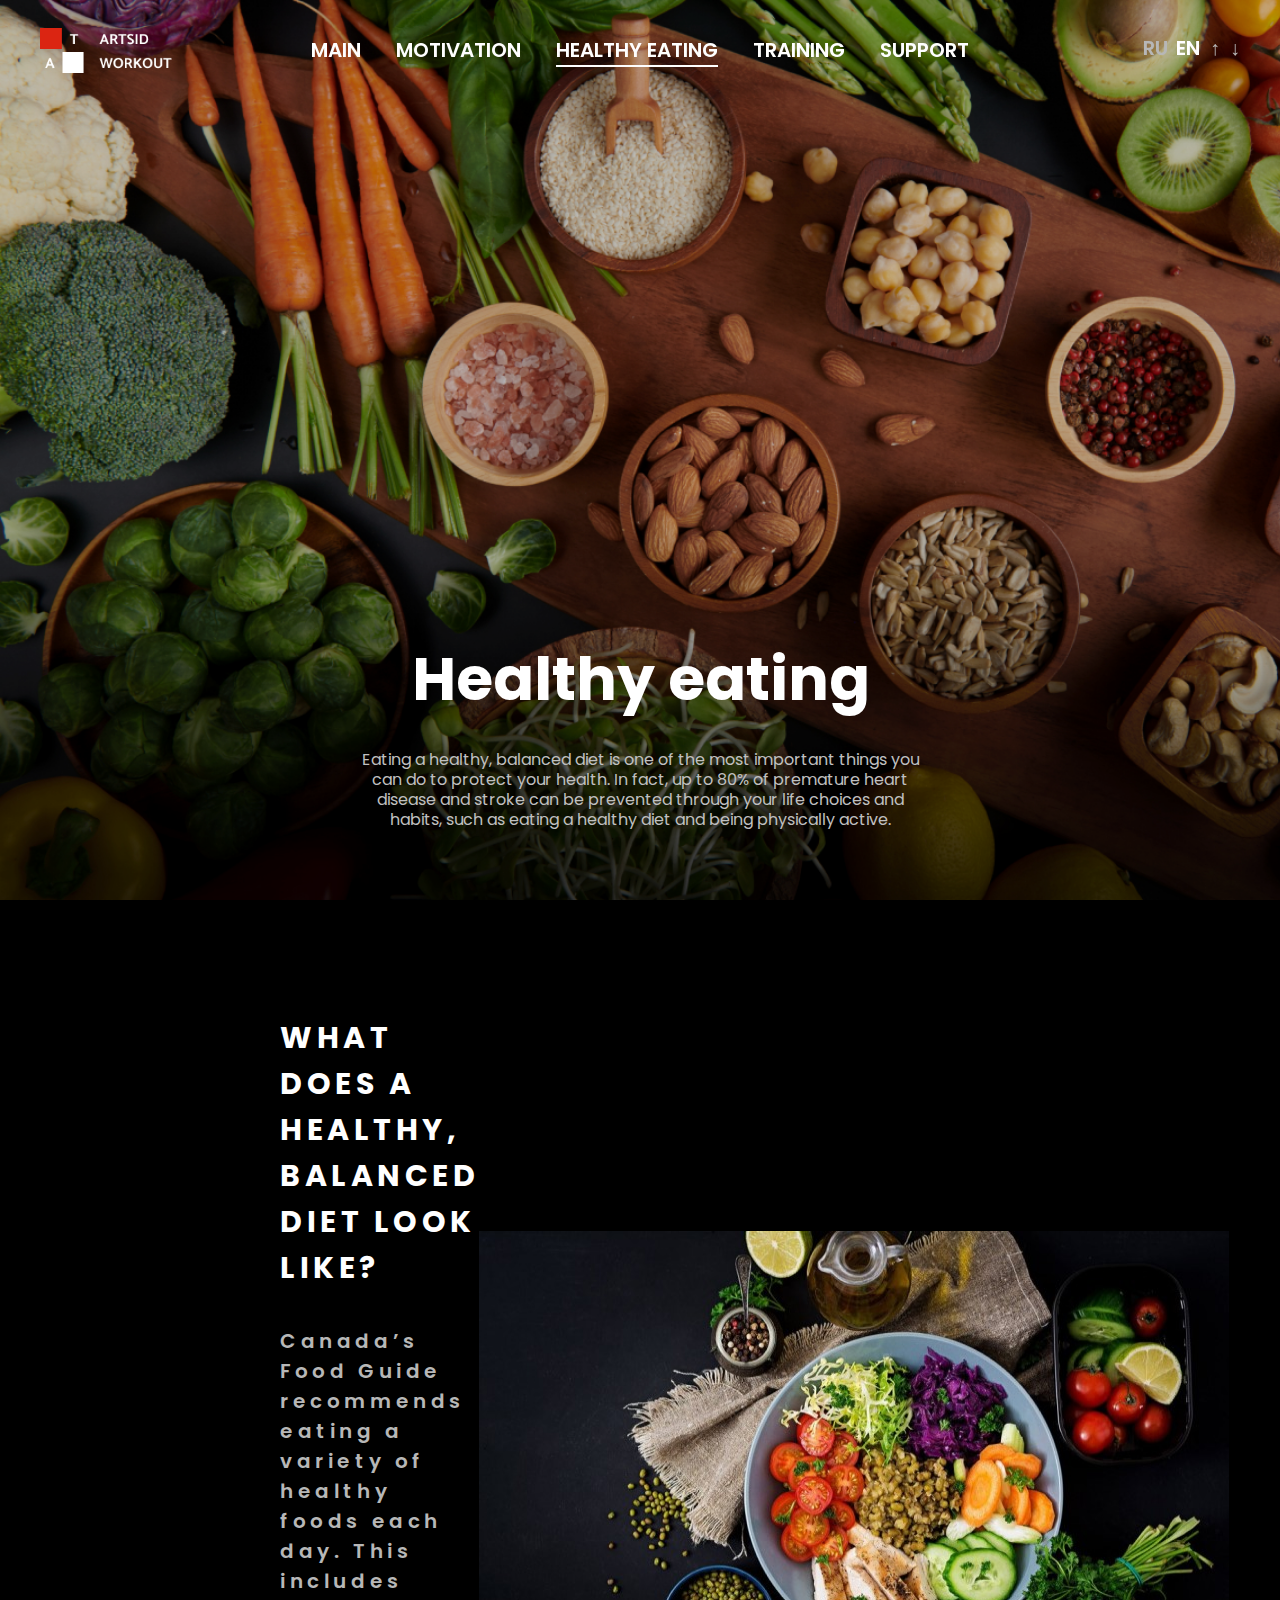
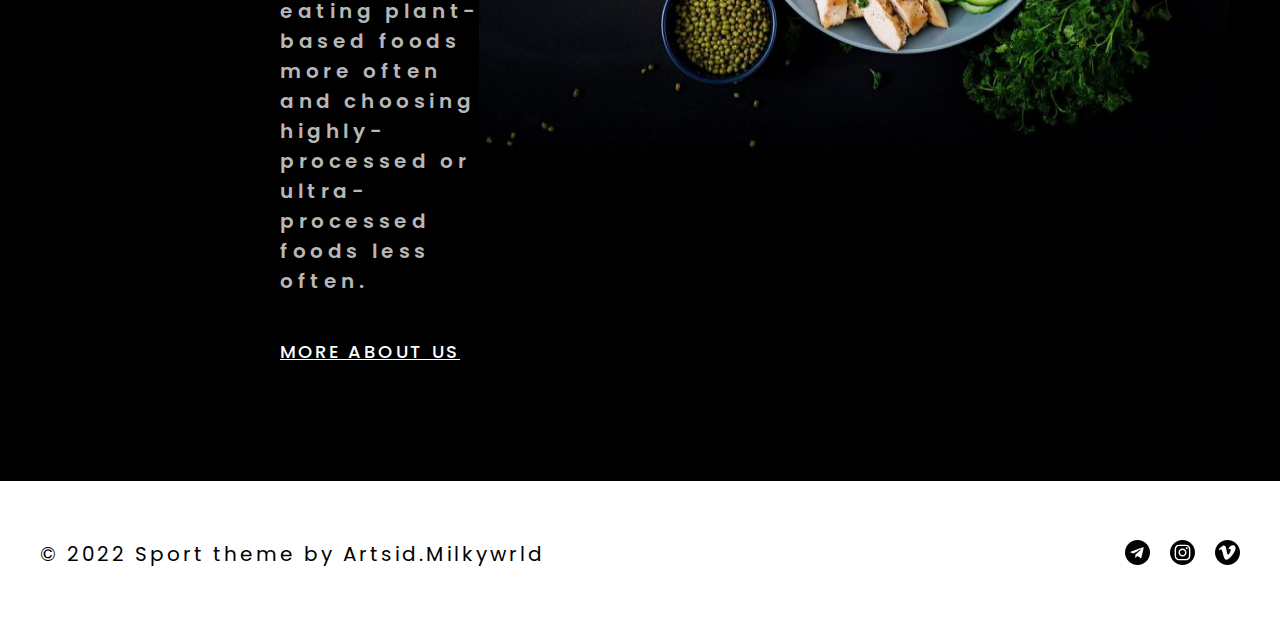
<file: healthy eating.html>
<!DOCTYPE html>
<html lang="en" xmlns="http://www.w3.org/1999/html" xmlns="http://www.w3.org/1999/html" xmlns="http://www.w3.org/1999/html">
<head>
    <meta charset="UTF-8">
    <meta name="viewport" content="width=device-width, user-scalable=no, initial-scale=1.0, maximum-scale=1.0, minimum-scale=1.0">
    <meta http-equiv="X-UA-Compatible" content="ie=edge">
    <title>Healthy eating</title>
    <link rel="preconnect" href="https://fonts.googleapis.com">
    <link rel="preconnect" href="https://fonts.gstatic.com" crossorigin>
    <link href="https://fonts.googleapis.com/css2?family=Poppins:wght@400;500;600;700;900&display=swap" rel="stylesheet">
    <link rel="stylesheet" href="css/style.css">
</head>
<body>
<a id="button"></a>
<a id="question"></a>
<header class="header">
    <div class="container">
        <div class="header_wrapper">
            <div class="header__block">
                <a href="index.html" class="header__logo">
                    <img src="img/logo.png" alt="">
                </a>
            </div>
            <!--/header__block-->
            <nav class="nav" id="nav">
                <a href="index.html" class="nav__link">Main</a>
                <a href="motivation.html" class="nav__link">Motivation</a>
                <a href="healthy eating.html" class="nav__link active">Healthy eating</a>
                <a href="training.html" class="nav__link">Training</a>
                <a id="Support" href="#" class="nav__link">Support</a>
            </nav>
            <div class="header__block">
                <div class="header__lng">
                    <a id="change-ru-button" href="#" class="header__lng-link">Ru</a>
                    <p><a href="#" class="header__lng-link active" >En</a></p>
                    <p><a href="healthy%20eating.html" class="header__lng-link" style="margin-left: 10px" > ↑ </a></p>
                    <p><a href="#footer" class="header__lng-link" style="margin-left: 10px" > ↓ </a></p>
                </div>
            </div>
        </div>
        <!--/header__wrapper-->
    </div>
    <!--/container-->
</header>
<section class="intro__nutrition">
    <div class="container">
        <div class="intro__nutrition__content">
            <div class="intro__nutrition__block">
                <h1 class="intro__nutrition__title"> Healthy eating </h1>
                <h3 class="subtext__nutrition__text"> Eating a healthy, balanced diet is one of the most important things you can do to protect your health. In fact, up to 80% of premature heart disease and stroke can be prevented through your life choices and habits, such as eating a healthy diet and being physically active. </h3>
            </div>
        </div>
    </div>
</section>
<section class="about">
    <div class="container__nutrition">
        <div class="about__wrapper">
            <div class="about__block">
                <h2 class="block__title" style="margin-top:-100px"> What does a healthy, balanced diet look like? </h2>
                <p class="about__text"> Canada’s Food Guide recommends eating a variety of healthy foods each day. This includes eating plant-based foods more often and choosing highly-processed or ultra-processed foods less often. </p>
                <a href="table.html" class="about__link"> MORE ABOUT US </a>
            </div>
            <!--/about__block-->
            <img src="img/about_nutrition.jpg" alt="" class="nutrition__img">
        </div>
        <!--/about__wrapper-->
    </div>
    <!--/container-->
</section>
<footer class="footer" id="footer">
    <div class="container">
        <div class="footer__wrapper">
            <p class="copyright"> © 2022 Sport theme by Artsid.Milkywrld </p>
            <div class="footer__soc">
                <a href="https://t.me/artsid_milkywrld" target="_blank" class="footer__soc-link">
                    <img src="img/telegram.svg" alt="">
                </a>
                <a href="https://instagram.com/artsid.milkywrld?igshid=YWJhMjlhZTc=" class="footer__soc-link">
                    <img src="img/instagram.svg" alt="">
                </a>
                <a href="https://vk.com/artsid69" class="footer__soc-link">
                    <img src="img/vk.svg" alt="">
                </a>
            </div>
        </div>
    </div>
</footer>

<script src="https://ajax.googleapis.com/ajax/libs/jquery/2.1.1/jquery.min.js"></script>
<script>
    const button = document.querySelector("#change-ru-button");
    button.onclick = () => {
        alert("RU-версия сайта ещё в разработке");
    };

    const question = document.querySelector("#Support");
    question.onclick = () => {
        let question = prompt('Возникли вопросы? Укажите свою почту и мы ответим вам!', );

        alert(`Проверьте почту!`);
    };

    $(window).on("mousewheel wheel DOMMouseScroll scroll", () => {
        let windowScrollTop = $(window).scrollTop()
        const header = document.querySelector("header")

        if (windowScrollTop >= 100) {
            header.classList.add("with__bg");
        } else {
            header.classList.remove("with__bg");
        }
    });
</script>
</body>
</html>
</file>
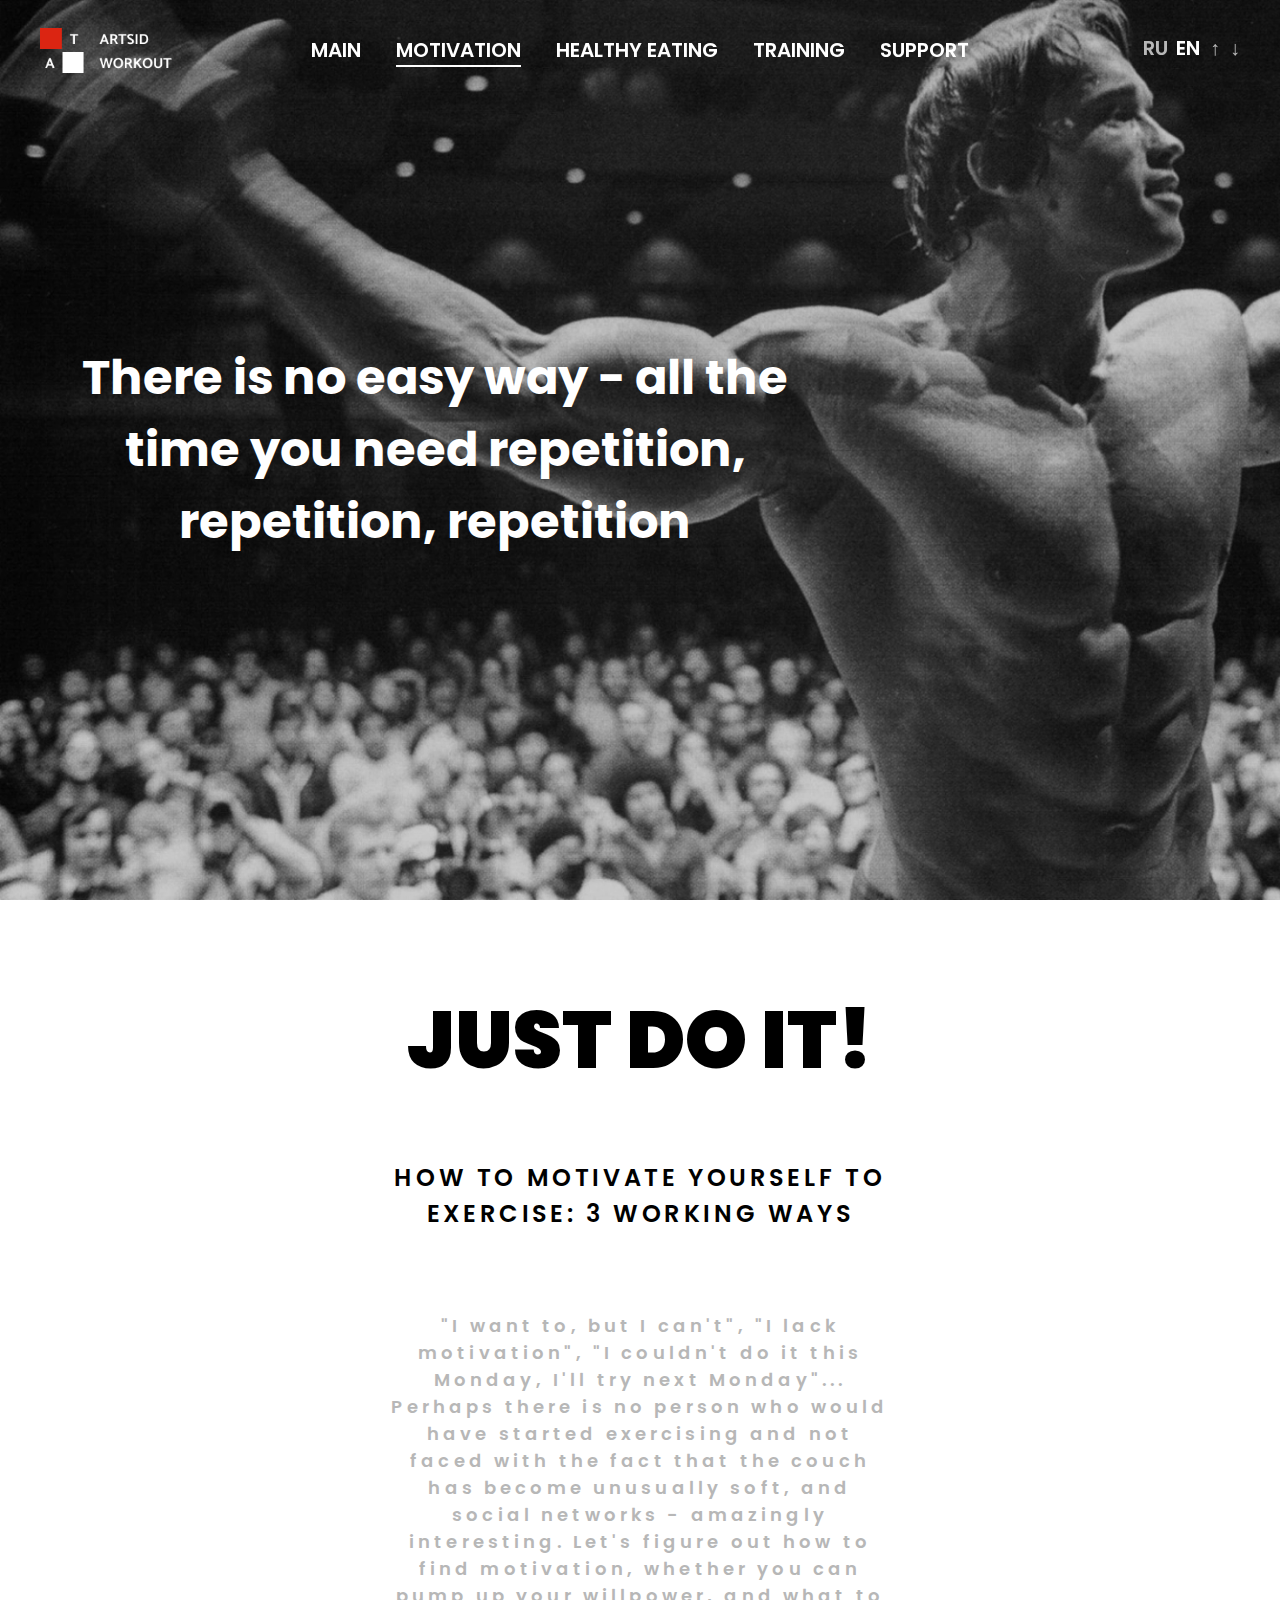
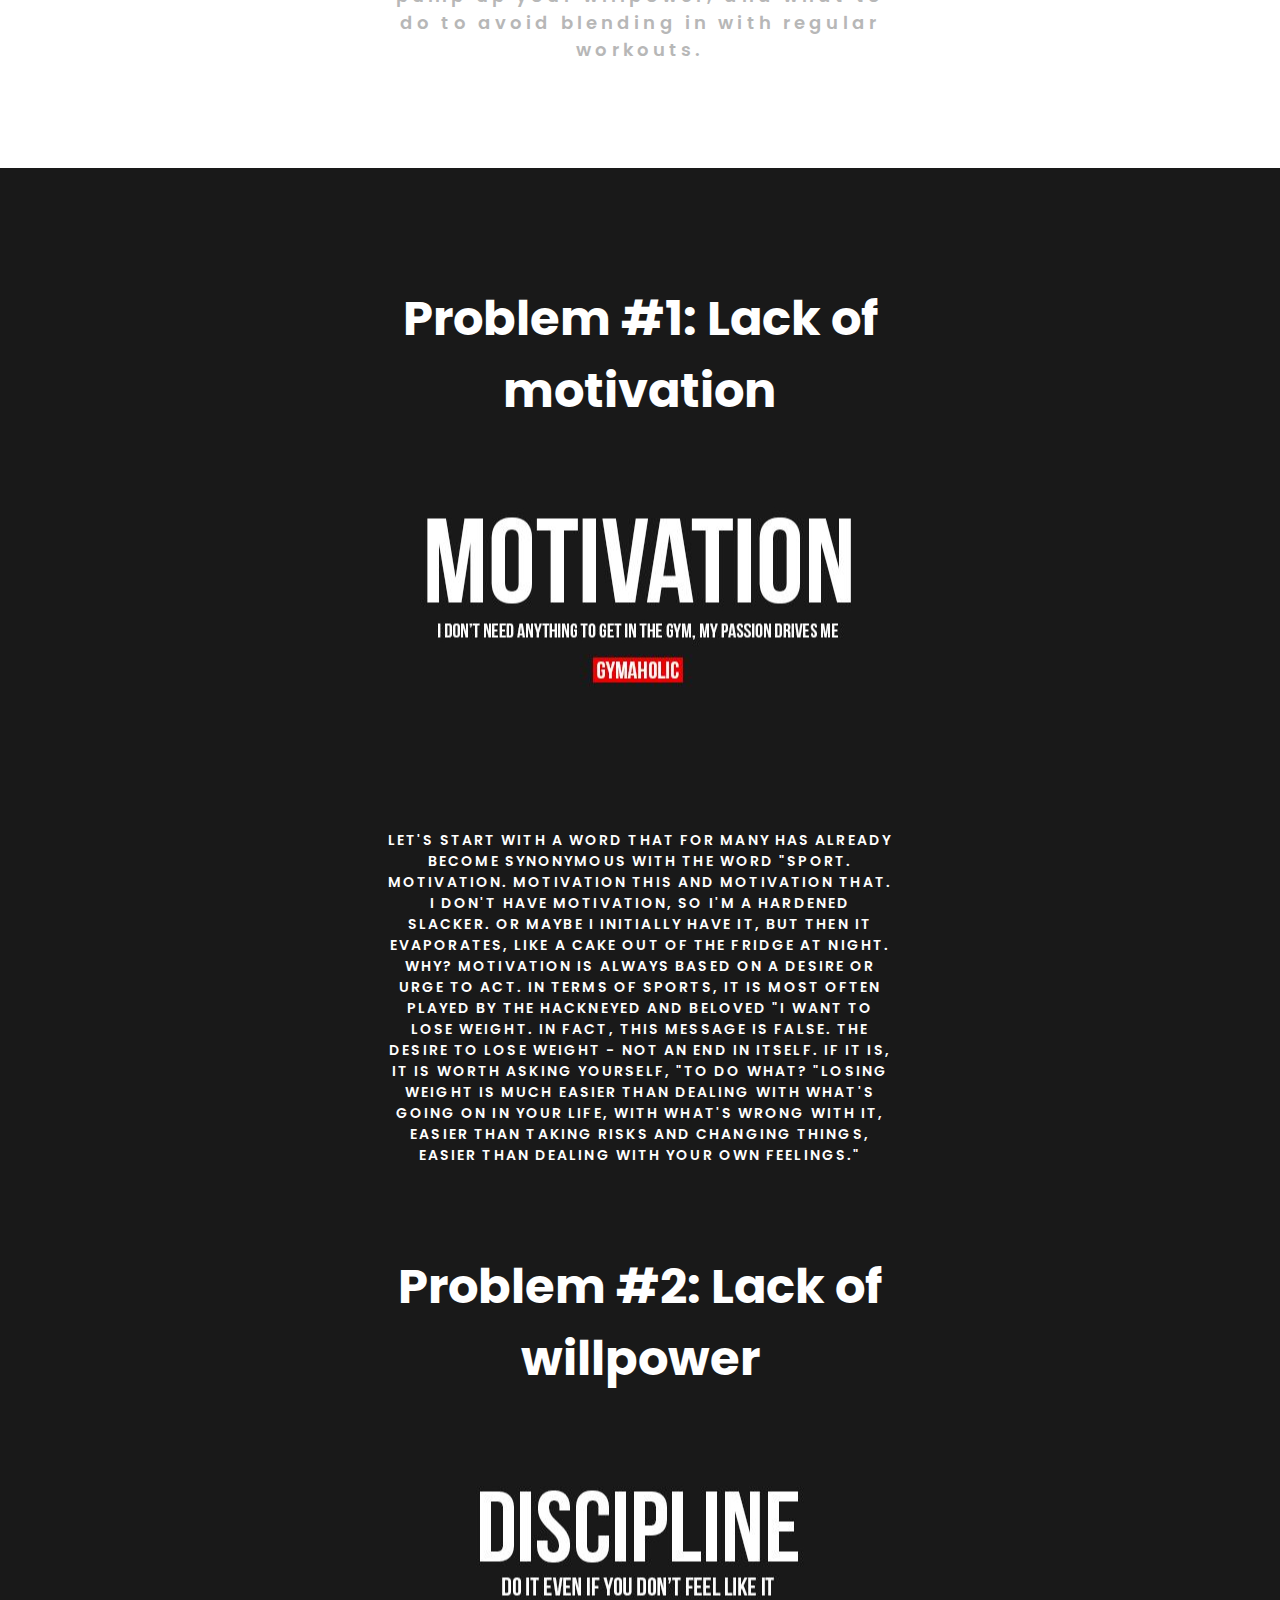
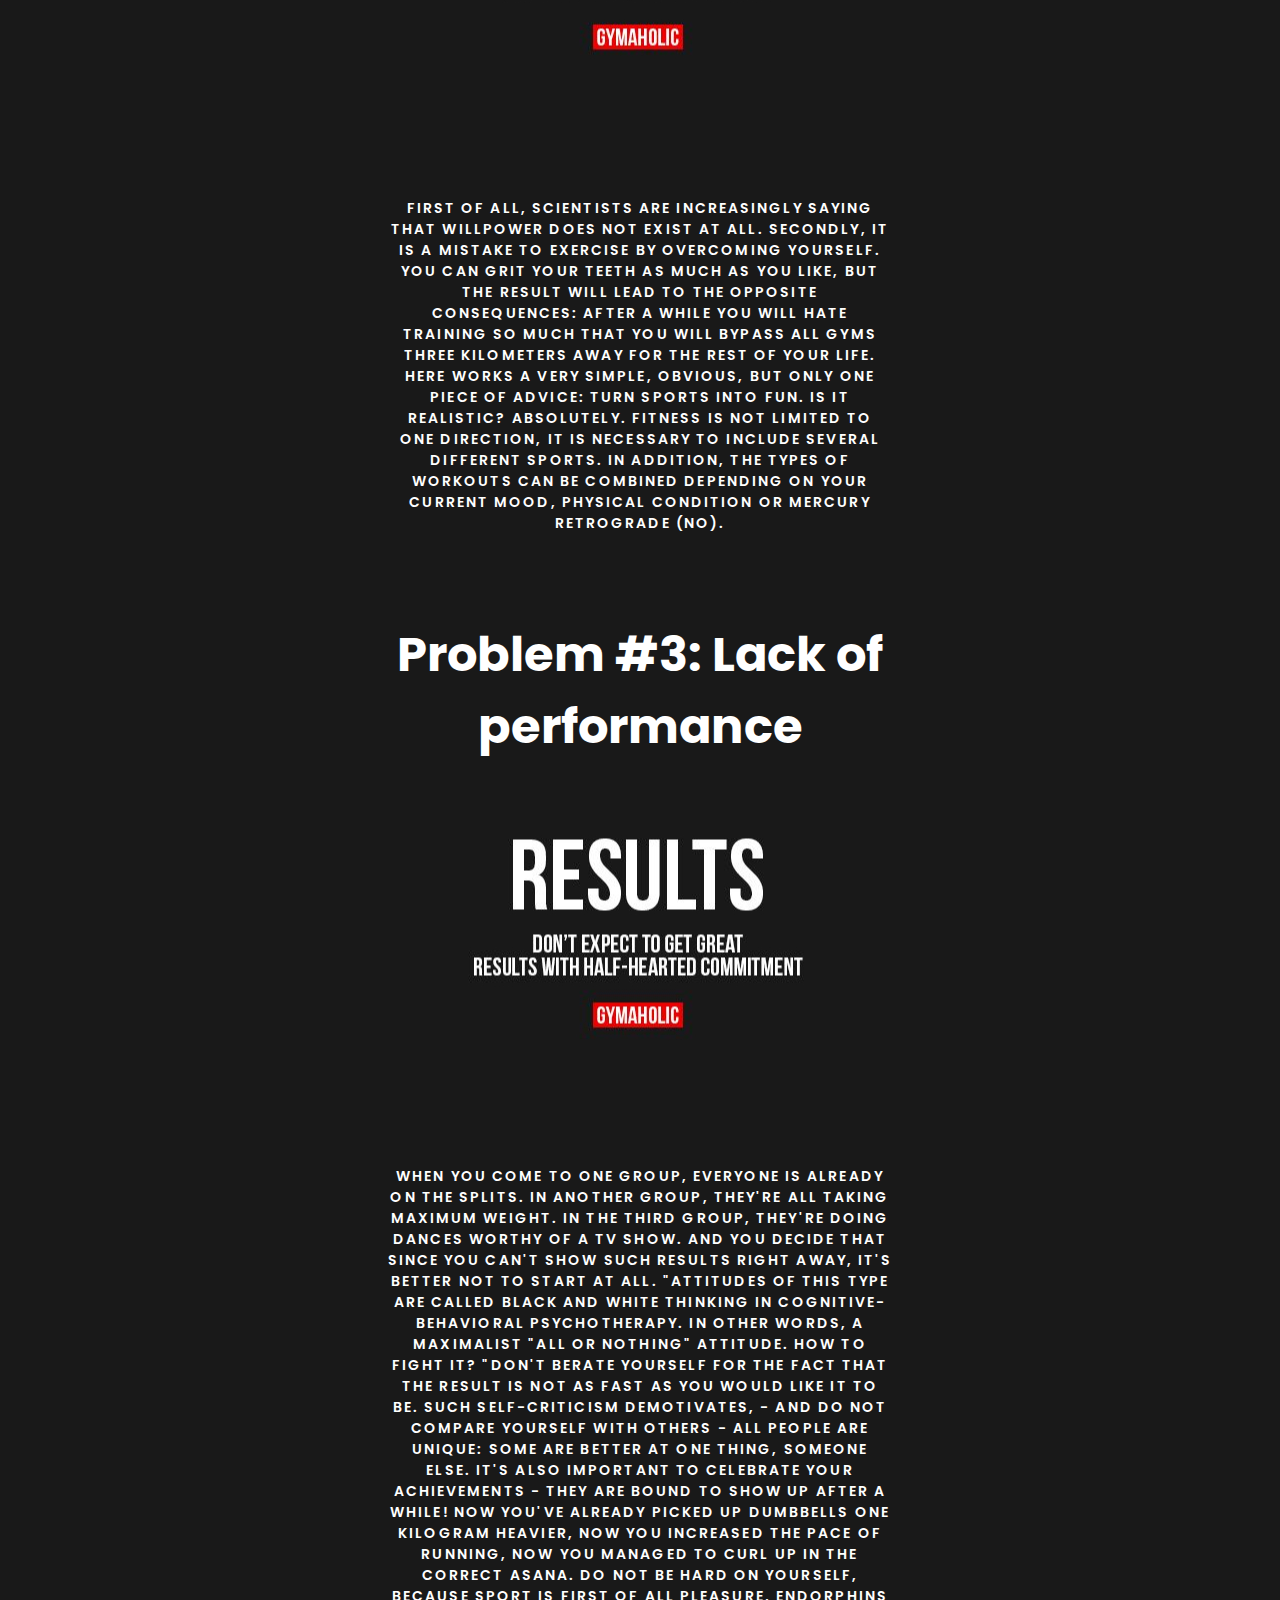
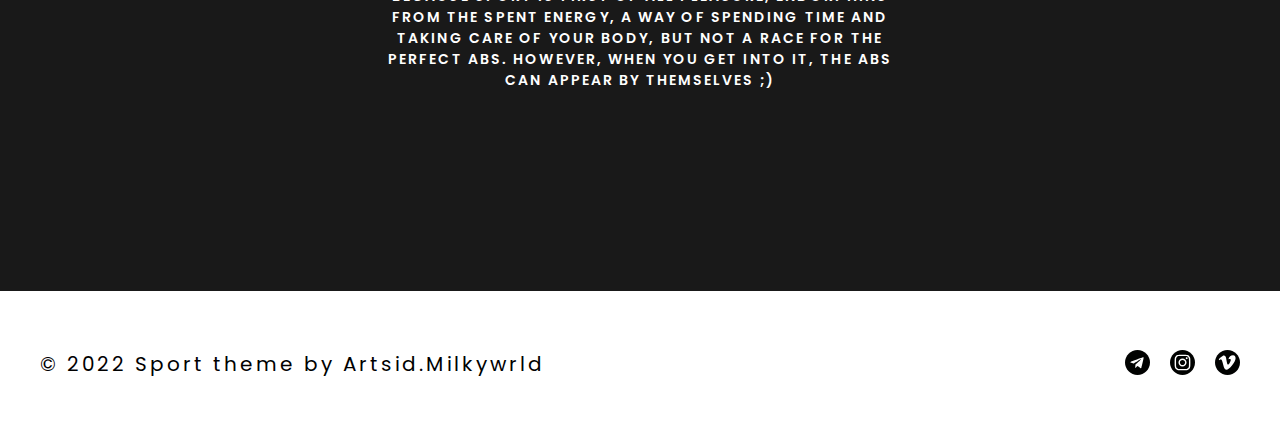
<file: motivation.html>
<!DOCTYPE html>
<html lang="en" xmlns="http://www.w3.org/1999/html" xmlns="http://www.w3.org/1999/html">
<head>
    <meta charset="UTF-8">
    <meta name="viewport" content="width=device-width, user-scalable=no, initial-scale=1.0, maximum-scale=1.0, minimum-scale=1.0">
    <meta http-equiv="X-UA-Compatible" content="ie=edge">
    <title>MOTIVATION</title>
    <link rel="preconnect" href="https://fonts.googleapis.com">
    <link rel="preconnect" href="https://fonts.gstatic.com" crossorigin>
    <link href="https://fonts.googleapis.com/css2?family=Poppins:wght@400;500;600;700;900&display=swap" rel="stylesheet">
    <link rel="stylesheet" href="css/style.css">
</head>
<body>
<a id="button"></a>
<a id="question"></a>
<header class="header">
    <div class="container">
        <div class="header_wrapper">
            <div class="header__block">
                <a href="index.html" class="header__logo">
                    <img src="img/logo.png" alt="">
                </a>
            </div>
            <!--/header__block-->
            <nav class="nav" id="nav">
                <a href="index.html" class="nav__link">Main</a>
                <a href="motivation.html" class="nav__link active">Motivation</a>
                <a href="healthy eating.html" class="nav__link">Healthy eating</a>
                <a href="training.html" class="nav__link">Training</a>
                <a id="Support" href="#" class="nav__link">Support</a>
            </nav>
            <div class="header__block">
                <div class="header__lng">
                    <a id="change-ru-button" href="#" class="header__lng-link">Ru</a>
                    <p><a href="#" class="header__lng-link active" >En</a></p>
                    <p><a href="motivation.html" class="header__lng-link" style="margin-left: 10px" > ↑ </a></p>
                    <p><a href="#footer" class="header__lng-link" style="margin-left: 10px" > ↓ </a></p>
                </div>
            </div>
        </div>
        <!--/header__wrapper-->
    </div>
    <!--/container-->
</header>
<section class="intro__motivation">
    <div class="container">
        <div class="intro__motivation__content">
            <div class="intro__motivation__block">
                <h1 class="intro__motivation__title"> There is no easy way - all the time you need repetition, repetition, repetition </h1>
            </div>
            <!--/intro__motivation__block-->
        </div>
    </div>
</section>
<section class="motivation">
    <div class="container">
        <div class="motivation__wrapper">
            <div class="motivation__block">
                <h2 class="slogan__motivation__text"> JUST DO IT! </h2>
                <h3 class="subtext__motivation__text"> How to motivate yourself to exercise: 3 working ways </h3>
                <p class="citation__motivation__text"> "I want to, but I can't", "I lack motivation", "I couldn't do it this Monday, I'll try next Monday"... Perhaps there is no person who would have started exercising and not faced with the fact that the couch has become unusually soft, and social networks - amazingly interesting. Let's figure out how to find motivation, whether you can pump up your willpower, and what to do to avoid blending in with regular workouts. </p>
            </div>
            <!--/motivation__block-->
        </div>
        <!--/motivation__wrapper-->
    </div>
    <!--/container-->
</section>
<section class="info__motivation">
    <div class="container">
        <div class="motivation__wrapper">
            <div class="motivation__block">
                <h2 class="intro__motivation__title"> Problem #1: Lack of motivation </h2>
                <img src="img/motivation.jpg" alt="" class="motivation__img">
                <p class="motivation__text"> Let's start with a word that for many has already become synonymous with the word "sport. Motivation. Motivation this and motivation that. I don't have motivation, so I'm a hardened slacker. Or maybe I initially have it, but then it evaporates, like a cake out of the fridge at night. Why? Motivation is always based on a desire or urge to act. In terms of sports, it is most often played by the hackneyed and beloved "I want to lose weight. In fact, this message is false. The desire to lose weight - not an end in itself. If it is, it is worth asking yourself, "To do what? "Losing weight is much easier than dealing with what's going on in your life, with what's wrong with it, easier than taking risks and changing things, easier than dealing with your own feelings." </p>
                <h2 class="intro__motivation__title"> Problem #2: Lack of willpower </h2>
                <img src="img/discipline.jpg" alt="" class="motivation__img">
                <p class="motivation__text"> First of all, scientists are increasingly saying that willpower does not exist at all. Secondly, it is a mistake to exercise by overcoming yourself. You can grit your teeth as much as you like, but the result will lead to the opposite consequences: after a while you will hate training so much that you will bypass all gyms three kilometers away for the rest of your life. Here works a very simple, obvious, but only one piece of advice: turn sports into fun. Is it realistic? Absolutely. Fitness is not limited to one direction, it is necessary to include several different sports. In addition, the types of workouts can be combined depending on your current mood, physical condition or Mercury retrograde (no). </p>
                <h2 class="intro__motivation__title"> Problem #3: Lack of performance </h2>
                <img src="img/results.jpg" alt="" class="motivation__img">
                <p class="motivation__text"> When you come to one group, everyone is already on the splits. In another group, they're all taking maximum weight. In the third group, they're doing dances worthy of a TV show. And you decide that since you can't show such results right away, it's better not to start at all. "Attitudes of this type are called black and white thinking in cognitive-behavioral psychotherapy. In other words, a maximalist "all or nothing" attitude. How to fight it? "Don't berate yourself for the fact that the result is not as fast as you would like it to be. Such self-criticism demotivates, - And do not compare yourself with others - all people are unique: some are better at one thing, someone else. It's also important to celebrate your achievements - they are bound to show up after a while! Now you've already picked up dumbbells one kilogram heavier, now you increased the pace of running, now you managed to curl up in the correct asana. Do not be hard on yourself, because sport is first of all pleasure, endorphins from the spent energy, a way of spending time and taking care of your body, but not a race for the perfect abs. However, when you get into it, the abs can appear by themselves ;) </p>
            </div>
            <!--/motivation__block-->
        </div>
        <!--/motivation__wrapper-->
    </div>
    <!--/container-->
</section>
<footer class="footer" id="footer">
    <div class="container">
        <div class="footer__wrapper">
            <p class="copyright"> © 2022 Sport theme by Artsid.Milkywrld </p>
            <div class="footer__soc">
                <a href="https://t.me/artsid_milkywrld" target="_blank" class="footer__soc-link">
                    <img src="img/telegram.svg" alt="">
                </a>
                <a href="https://instagram.com/artsid.milkywrld?igshid=YWJhMjlhZTc=" class="footer__soc-link">
                    <img src="img/instagram.svg" alt="">
                </a>
                <a href="https://vk.com/artsid69" class="footer__soc-link">
                    <img src="img/vk.svg" alt="">
                </a>
            </div>
        </div>
        <!--/footer__wrapper-->
    </div>
    <!--/container-->
</footer>

<script src="https://ajax.googleapis.com/ajax/libs/jquery/2.1.1/jquery.min.js"></script>
<script>
    const button = document.querySelector("#change-ru-button");
    button.onclick = () => {
        alert("RU-версия сайта ещё в разработке");
    };

    const question = document.querySelector("#Support");
    question.onclick = () => {
        let question = prompt('Возникли вопросы? Укажите свою почту и мы ответим вам!', );

        alert(`Проверьте почту!`);
    };

    $(window).on("mousewheel wheel DOMMouseScroll scroll", () => {
        let windowScrollTop = $(window).scrollTop()
        const header = document.querySelector("header")

        if (windowScrollTop >= 100) {
            header.classList.add("with__bg");
        } else {
            header.classList.remove("with__bg");
        }
    });
</script>
</body>
</html>
</file>
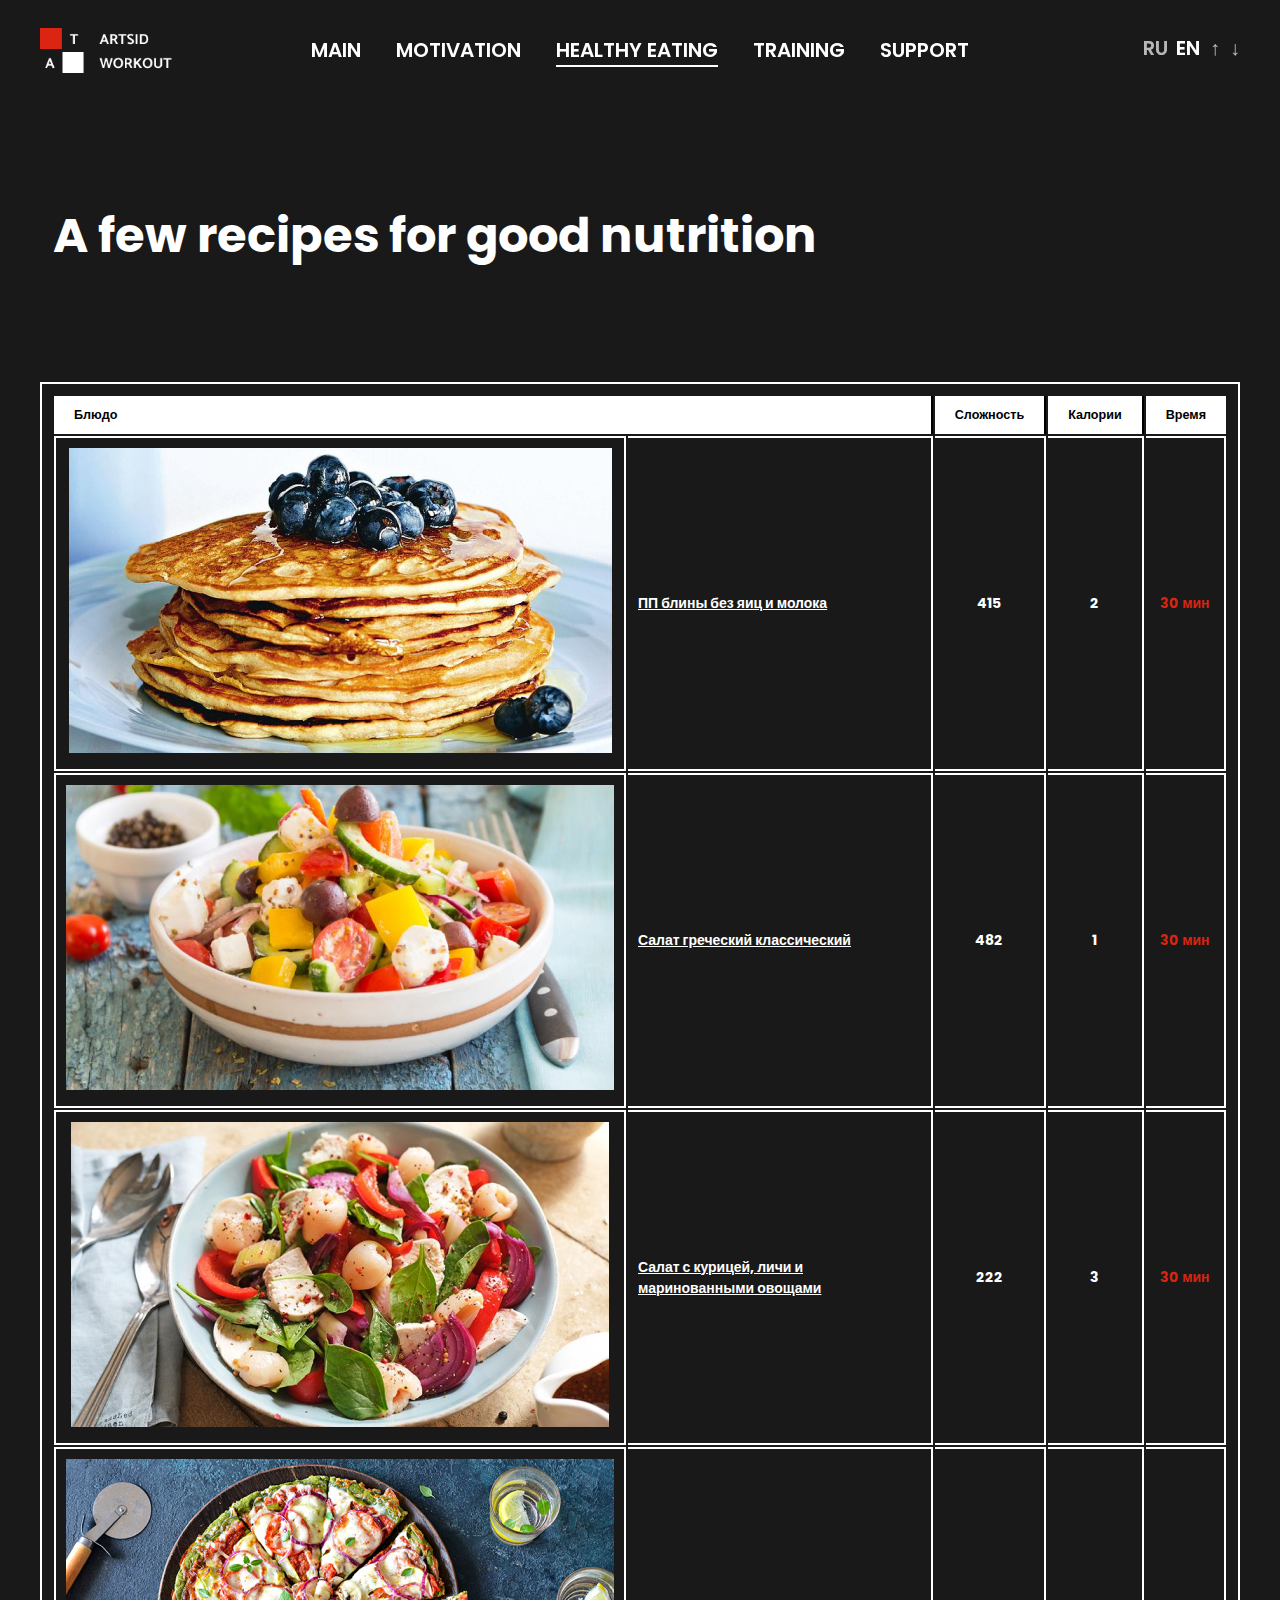
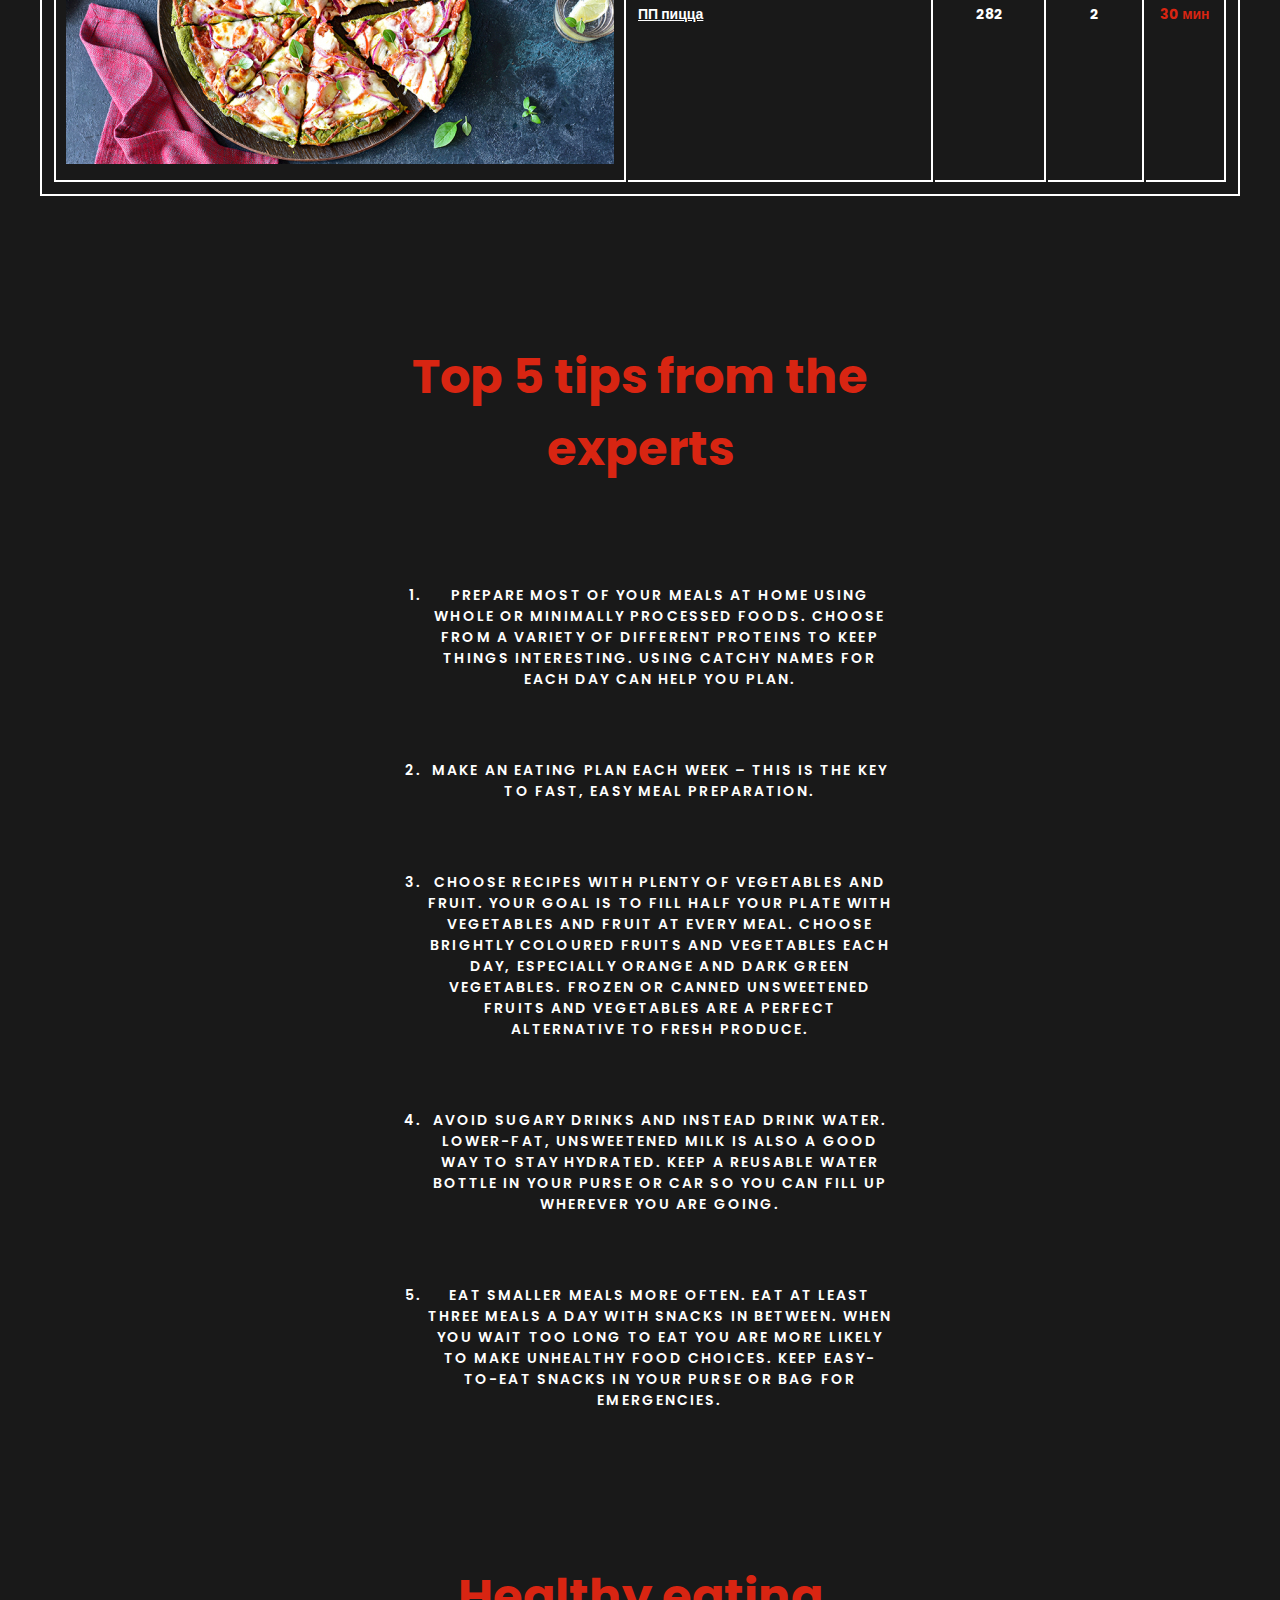
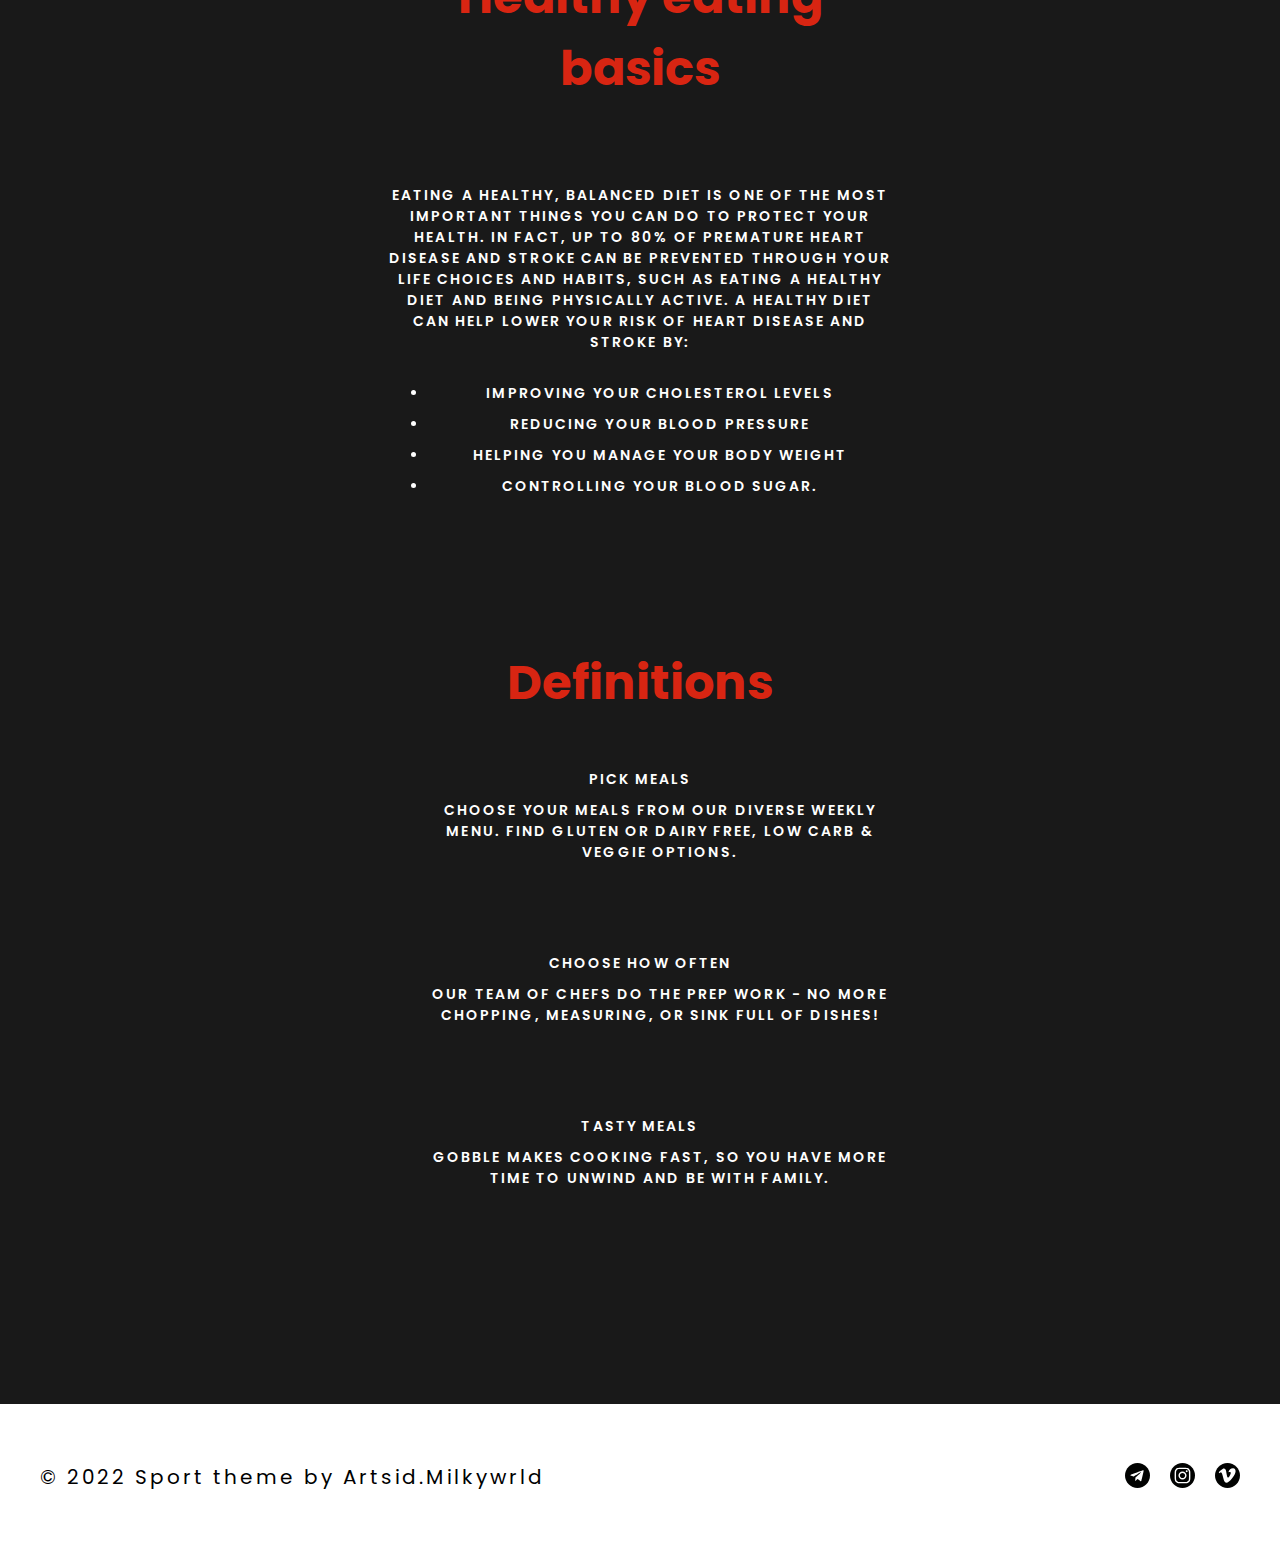
<file: table.html>
<!DOCTYPE html>
<html lang="en" xmlns="http://www.w3.org/1999/html" xmlns="http://www.w3.org/1999/html" xmlns="http://www.w3.org/1999/html">
<head>
    <meta charset="UTF-8">
    <meta name="viewport" content="width=device-width, user-scalable=no, initial-scale=1.0, maximum-scale=1.0, minimum-scale=1.0">
    <meta http-equiv="X-UA-Compatible" content="ie=edge">
    <title>Recipies</title>
    <link rel="preconnect" href="https://fonts.googleapis.com">
    <link rel="preconnect" href="https://fonts.gstatic.com" crossorigin>
    <link href="https://fonts.googleapis.com/css2?family=Poppins:wght@400;500;600;700;900&display=swap" rel="stylesheet">
    <link rel="stylesheet" href="css/style.css">
</head>
<style type="text/css">
    body {
        background-color: black;
        margin: 0;
        font-family: 'Poppins', sans-serif;
        font-size: 20px;
    }
</style>
<body>
<a id="button"></a>
<a id="question"></a>
<header class="header">
    <div class="container">
        <div class="header_wrapper">
            <div class="header__block">
                <a href="index.html" class="header__logo">
                    <img src="img/logo.png" alt="">
                </a>
            </div>
            <!--/header__block-->
            <nav class="nav" id="nav">
                <a href="index.html" class="nav__link">Main</a>
                <a href="motivation.html" class="nav__link">Motivation</a>
                <a href="healthy eating.html" class="nav__link active">Healthy eating</a>
                <a href="training.html" class="nav__link">Training</a>
                <a id="Support" href="#" class="nav__link">Support</a>
            </nav>
            <div class="header__block">
                <div class="header__lng">
                    <a id="change-ru-button" href="#" class="header__lng-link">Ru</a>
                    <p><a href="#" class="header__lng-link active" >En</a></p>
                    <p><a href="table.html" class="header__lng-link" style="margin-left: 10px" > ↑ </a></p>
                    <p><a href="#footer" class="header__lng-link" style="margin-left: 10px" > ↓ </a></p>
                </div>
            </div>
        </div>
        <!--/header__wrapper-->
    </div>
    <!--/container-->
</header>
<section class="info__table" >
    <div class="container" >
        <div class="table__block__wrapper" >
            <div class="table__block__block" >
                <h2 class="intro__motivation__title"> A few recipes for good nutrition </h2>
                <table class="table__main">
                    <tr>
                        <td>
                            <table>
                                <tr>
                                    <th colspan="2">Блюдо</th>
                                    <th>Сложность</th>
                                    <th>Калории</th>
                                    <th>Время</th>
                                </tr>
                                <tr>
                                    <td>
                                        <img src="img/блинчики.jpg">
                                    </td>
                                    <td>
                                        <a href="https://www.gastronom.ru/recipe/29595/samye-vkusnye-pp-bliny-bez-jaic-i-moloka" style="color: #ffffff"> ПП блины без яиц и молока </a>
                                    </td>
                                    <td>415</td>
                                    <td>2</td>
                                    <td style="color: #d82512">30 мин</td>
                                </tr>
                                <tr>
                                    <td>
                                        <img src="img/Греческий_салат.jpg">
                                    </td>
                                    <td>
                                        <a href="https://www.gastronom.ru/recipe/31794/salat-grecheskij-klassicheskij" style="color: #ffffff">Салат греческий классический</a>
                                    </td>
                                    <td>482</td>
                                    <td>1</td>
                                    <td style="color: #d82512">30 мин</td>
                                </tr>
                                <tr>
                                    <td>
                                        <img src="img/Салат_курица.jpg">
                                    </td>
                                    <td>
                                        <a href="https://www.gastronom.ru/recipe/55741/salat-s-kuricej-lichi-i-marinovannymi-ovoschami" style="color: #ffffff">Салат с курицей, личи и маринованными овощами</a>
                                    </td>
                                    <td>222</td>
                                    <td>3</td>
                                    <td style="color: #d82512">30 мин</td>
                                </tr>
                                <tr>
                                    <td>
                                        <img src="img/Пицца_зелёная.jpg">
                                    </td>
                                    <td>
                                        <a href="https://www.gastronom.ru/recipe/40861/zelenaya-pp-picca" style="color: #ffffff"> ПП пицца </a>
                                    </td>
                                    <td>282</td>
                                    <td>2</td>
                                    <td style="color: #d82512">30 мин</td>
                                </tr>
                            </table>
                        </td>
                    </tr>
                </table>
            </div>
        </div>
    </div>
</section>
<section class="info__motivation" style="margin-top: -180px">
    <div class="container">
        <div class="motivation__wrapper">
            <div class="motivation__block">
                <h2 class="intro__motivation__title" style="color: #d82512"> Top 5 tips from the experts </h2>
                <ol>
                    <li class="motivation__text"> Prepare most of your meals at home using whole or minimally processed foods. Choose from a variety of different proteins to keep things interesting. Using catchy names for each day can help you plan. </li>
                    <li class="motivation__text" style="margin-top: -90px"> Make an eating plan each week – this is the key to fast, easy meal preparation. </li>
                    <li class="motivation__text " style="margin-top: -90px"> Choose recipes with plenty of vegetables and fruit. Your goal is to fill half your plate with vegetables and fruit at every meal. Choose brightly coloured fruits and vegetables each day, especially orange and dark green vegetables. Frozen or canned unsweetened fruits and vegetables are a perfect alternative to fresh produce. </li>
                    <li class="motivation__text" style="margin-top: -90px"> Avoid sugary drinks and instead drink water. Lower-fat, unsweetened milk is also a good way to stay hydrated. Keep a reusable water bottle in your purse or car so you can fill up wherever you are going. </li>
                    <li class="motivation__text" style="margin-top: -90px"> Eat smaller meals more often. Eat at least three meals a day with snacks in between. When you wait too long to eat you are more likely to make unhealthy food choices. Keep easy-to-eat snacks in your purse or bag for emergencies. </li>
                </ol>
                <h2 class="intro__motivation__title" style="margin-top: 70px; color: #d82512"> Healthy eating basics </h2>
                <p class="motivation__text"> Eating a healthy, balanced diet is one of the most important things you can do to protect your health. In fact, up to 80% of premature heart disease and stroke can be prevented through your life choices and habits, such as eating a healthy diet and being physically active.

                    A healthy diet can help lower your risk of heart disease and stroke by: </p>
                <ul>
                    <li class="motivation__text" style="color: #ffffff; margin-top: -150px">improving your cholesterol levels</li>
                    <li class="motivation__text" style="color: #ffffff; margin-top: -150px">reducing your blood pressure</li>
                    <li class="motivation__text" style="color: #ffffff; margin-top: -150px">helping you manage your body weight</li>
                    <li class="motivation__text" style="color: #ffffff; margin-top: -150px">controlling your blood sugar.</li>
                </ul>
                <h2 class="intro__motivation__title" style="margin-top: 70px; color: #d82512"> Definitions </h2>
                <dl>
                    <dt class="motivation__text" style="color: #ffffff; margin-top: -50px">
                        Pick meals
                    </dt>
                        <dd class="motivation__text" style="color: #ffffff; margin-top: -150px">
                            Choose your meals from our diverse weekly menu. Find gluten or dairy free, low carb & veggie options.
                        </dd>
                    <dt class="motivation__text" style="color: #ffffff; margin-top: -70px">
                        Choose how often
                    </dt>
                        <dd class="motivation__text" style="color: #ffffff; margin-top: -150px">
                        Our team of chefs do the prep work - no more chopping, measuring, or sink full of dishes!
                        </dd>
                    <dt class="motivation__text" style="color: #ffffff; margin-top: -70px">
                        Tasty Meals
                    </dt>
                        <dd class="motivation__text" style="color: #ffffff; margin-top: -150px">
                        Gobble makes cooking fast, so you have more time to unwind and be with family.
                        </dd>
                </dl>
            </div>
        </div>
    </div>
</section>
<footer class="footer" id = "footer">
    <div class="container">
        <div class="footer__wrapper">
            <p class="copyright"> © 2022 Sport theme by Artsid.Milkywrld </p>
            <div class="footer__soc">
                <a href="https://t.me/artsid_milkywrld" target="_blank" class="footer__soc-link">
                    <img src="img/telegram.svg" alt="">
                </a>
                <a href="https://instagram.com/artsid.milkywrld?igshid=YWJhMjlhZTc=" target="_blank" class="footer__soc-link">
                    <img src="img/instagram.svg" alt="">
                </a>
                <a href="https://vk.com/artsid69" target="_blank" class="footer__soc-link">
                    <img src="img/vk.svg" alt="">
                </a>
            </div>
        </div>
    </div>
</footer>

<script src="https://ajax.googleapis.com/ajax/libs/jquery/2.1.1/jquery.min.js"></script>
<script>
    const button = document.querySelector("#change-ru-button");
    button.onclick = () => {
        alert("RU-версия сайта ещё в разработке");
    };

    const question = document.querySelector("#Support");
    question.onclick = () => {
        let question = prompt('Возникли вопросы? Укажите свою почту и мы ответим вам!', );

        alert(`Проверьте почту!`);
    };

    $(window).on("mousewheel wheel DOMMouseScroll scroll", () => {
        let windowScrollTop = $(window).scrollTop()
        const header = document.querySelector("header")

        if (windowScrollTop >= 100) {
            header.classList.add("with__bg");
        } else {
            header.classList.remove("with__bg");
        }
    });
</script>
</body>
</html>
</file>
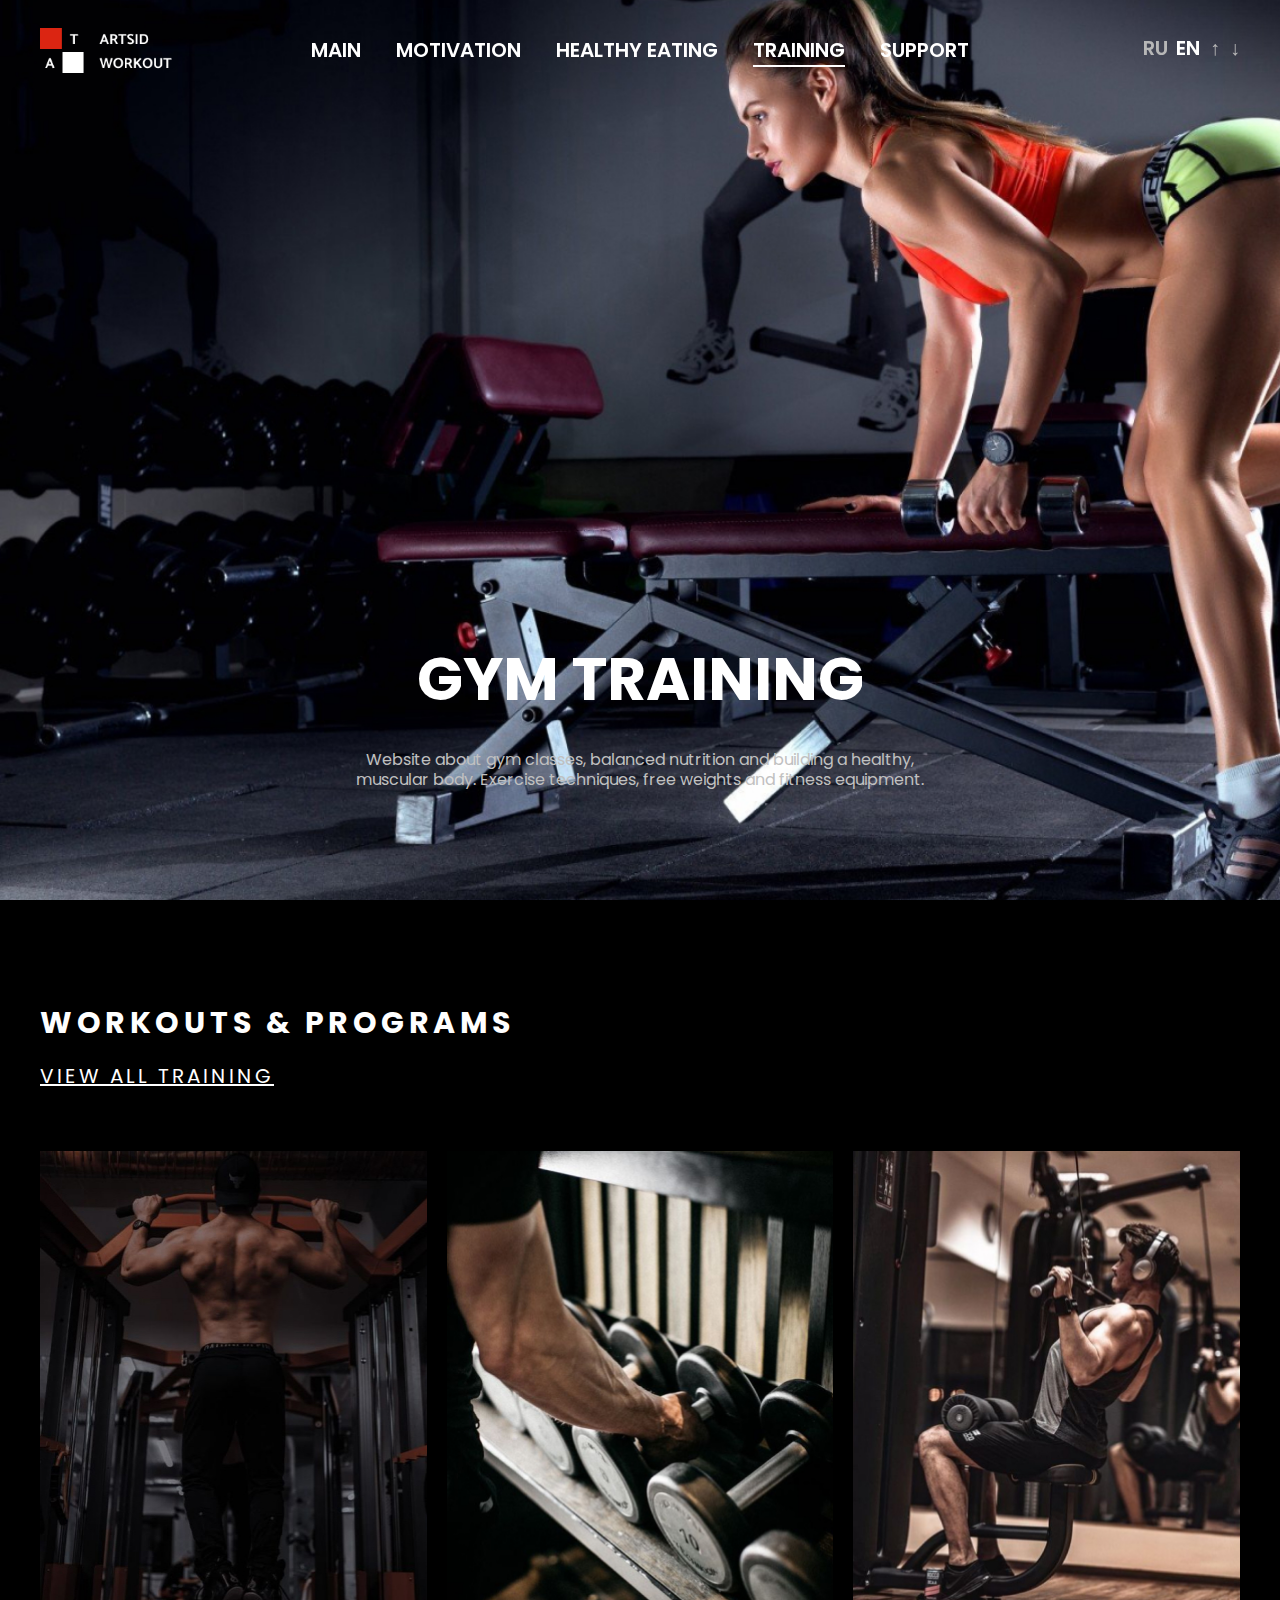
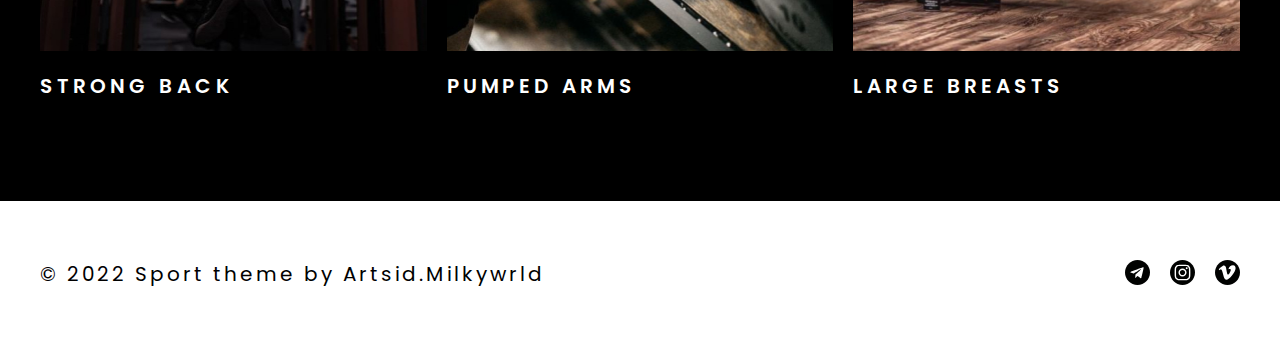
<file: training.html>
<!DOCTYPE html>
<html lang="en" xmlns="http://www.w3.org/1999/html" xmlns="http://www.w3.org/1999/html"
      xmlns="http://www.w3.org/1999/html">
<head>
    <meta charset="UTF-8">
    <meta name="viewport"
          content="width=device-width, user-scalable=no, initial-scale=1.0, maximum-scale=1.0, minimum-scale=1.0">
    <meta http-equiv="X-UA-Compatible" content="ie=edge">
    <title>Training</title>
    <link rel="preconnect" href="https://fonts.googleapis.com">
    <link rel="preconnect" href="https://fonts.gstatic.com" crossorigin>
    <link href="https://fonts.googleapis.com/css2?family=Poppins:wght@400;500;600;700;900&display=swap" rel="stylesheet">
    <link rel="stylesheet" href="css/style.css">
</head>
<body>
<a id="button"></a>
<a id="question"></a>
<header class="header">
    <div class="container">
        <div class="header_wrapper">

            <div class="header__block">
                <a href="index.html" class="header__logo">
                    <img src="img/logo.png" alt="">
                </a>
            </div>
            <!--/header__block-->

            <nav class="nav" id="nav">
                <a href="index.html" class="nav__link">Main</a>
                <a href="motivation.html" class="nav__link">Motivation</a>
                <a href="healthy eating.html" class="nav__link">Healthy eating</a>
                <a href="training.html" class="nav__link active">Training</a>
                <a id="Support" href="#" class="nav__link">Support</a>
            </nav>

            <div class="header__block">
                <div class="header__lng">
                    <a id="change-ru-button" href="#" class="header__lng-link">Ru</a>
                    <p><a href="#" class="header__lng-link active" >En</a></p>
                    <p><a href="training.html" class="header__lng-link" style="margin-left: 10px" > ↑ </a></p>
                    <p><a href="#footer" class="header__lng-link" style="margin-left: 10px" > ↓ </a></p>
                </div>
            </div>
        </div>
        <!--/header__wrapper-->
    </div>
    <!--/container-->
</header>

<section class="intro__training">
    <div class="container">
        <div class="intro__nutrition__content">
            <div class="intro__nutrition__block">
                <h1 class="intro__nutrition__title">
                    GYM TRAINING
                </h1>
                <h3 class="subtext__nutrition__text">
                    Website about gym classes, balanced nutrition and building a healthy, muscular body. Exercise techniques, free weights and fitness equipment.
                </h3>
            </div>
        </div>
    </div>
</section>

<section class="section">
    <div class="container">
        <h2 class="block__title">
            WORKOUTS & PROGRAMS
        </h2>
        <a href="https://yworkout.ru/" class="block__link">
            VIEW ALL TRAINING
        </a>

        <div class="training__wrapper">
            <div class="training__block">
                <a href="https://yworkout.ru/spina.html" class="training__item">
                    <div class="training__content" style="background-image:url('img/спина.jpg')">
                        <div class="training__content-item">
                            <div class="training__img">
                                <img src="img/plus.svg" alt="">
                            </div>
                            <p class="training__text">
                                ANNUAL CHECKUPS FROM YOUR PHYSICIAN KEEP YOU IN GOOD HEALTH
                            </p>
                        </div>
                    </div>
                    <h3 class="training__title">
                        STRONG BACK
                    </h3>
                </a>
            </div>
            <div class="training__block">
                <a href="https://yworkout.ru/biceps.html" class="training__item">
                    <div class="training__content" style="background-image:url('img/руки.jpg')">
                        <div class="training__content-item">
                            <div class="training__img">
                                <img src="img/plus.svg" alt="">
                            </div>
                            <p class="training__text">
                                ANNUAL CHECKUPS FROM YOUR PHYSICIAN KEEP YOU IN GOOD HEALTH
                            </p>
                        </div>
                    </div>
                    <h3 class="training__title">
                        PUMPED ARMS
                    </h3>
                </a>
            </div>
            <div class="training__block">
                <a href="https://yworkout.ru/grudnye-myshcy.html" class="training__item">
                    <div class="training__content" style="background-image:url('img/грудь.jpg')">
                        <div class="training__content-item">
                            <div class="training__img">
                                <img src="img/plus.svg" alt="">
                            </div>
                            <p class="training__text">
                                ANNUAL CHECKUPS FROM YOUR PHYSICIAN KEEP YOU IN GOOD HEALTH
                            </p>
                        </div>
                    </div>
                    <h3 class="training__title">
                        LARGE BREASTS
                    </h3>
                </a>
            </div>
        </div>
    </div>
</section>

<footer class="footer" id="footer">
    <div class="container">
        <div class="footer__wrapper">
            <p class="copyright">
                © 2022 Sport theme by Artsid.Milkywrld
            </p>
            <div class="footer__soc">
                <a href="https://t.me/artsid_milkywrld" target="_blank" class="footer__soc-link">
                    <img src="img/telegram.svg" alt="">
                </a>
                <a href="https://instagram.com/artsid.milkywrld?igshid=YWJhMjlhZTc=" class="footer__soc-link">
                    <img src="img/instagram.svg" alt="">
                </a>
                <a href="https://vk.com/artsid69" class="footer__soc-link">
                    <img src="img/vk.svg" alt="">
                </a>
            </div>
        </div>
    </div>
</footer>

<script src="https://ajax.googleapis.com/ajax/libs/jquery/2.1.1/jquery.min.js"></script>
<script>
    const button = document.querySelector("#change-ru-button");
    button.onclick = () => {
        alert("RU-версия сайта ещё в разработке");
    };

    const question = document.querySelector("#Support");
    question.onclick = () => {
        let question = prompt('Возникли вопросы? Укажите свою почту и мы ответим вам!', );

        alert(`Проверьте почту!`);
    };

    $(window).on("mousewheel wheel DOMMouseScroll scroll", () => {
        let windowScrollTop = $(window).scrollTop()
        const header = document.querySelector("header")

        if (windowScrollTop >= 100) {
            header.classList.add("with__bg");
        } else {
            header.classList.remove("with__bg");
        }
    });
</script>
</body>
</html>
</file>
<file: css/style.css>
*,*:before,*:after {
    box-sizing: border-box;
}
body {
    background-color: black;
    margin: 0;
    font-family: 'Poppins', sans-serif;
    font-size: 20px;
}
#change-ru-button{
    text-align: justify;
    font-size: 20px;
    color: #b7b7b7;
}

h1,h2,h3,h4,h5,h6 {
    margin: 0;
}
p {
    margin: 0 0 5px;
}
.container {
    width: 1200px;
    margin:0 auto;
}
.container__nutrition {
    padding-left: 280px;
}
.btn {
    min-width: 200px;
    height: 50px;
    padding: 0 15px ;
    display: inline-flex;
    align-items: center;
    justify-content: center;
    color: white;
    text-decoration: none;
    font-size: 18px;
    font-weight: 500;
    background-color: #d82512;
    transition: background-color .2s ease;
}
.btn:hover {
    background-color: #971306;
}
/* Header start */
.header {
    position: fixed;
    width: 100%;
    top: 0;
    left: 0;
    z-index: 3;
    transition: all 0.7s
}

header.with__bg {
    background: black;
    transition: all 0.7s;
}


.header_wrapper {
    height: 100px;
    display: flex;
    align-items: center;
    justify-content: space-between;
}
.header__block {
    width: 20%;
}
.header__logo {
    display: flex;
}
.header__logo img {
    height: 45px;
}
.nav {
    display: flex;
}
.nav__link {
    margin-right: 35px;
    color: white;
    text-transform: uppercase;
    text-decoration: none;
    font-weight: 600;
    position: relative;
}
.nav__link:after {
    width: 100%;
    height: 2px;
    background-color: #fff;
    position: absolute;
    top: 100%;
    left: 0;
    content: '';
    opacity: 0;
    transition: opacity .2s ease;
}
.nav__link:last-child {
    margin-right: 0;
}
.nav__link.active:after {
    opacity: 1;
}
.nav__link:hover:after {
    opacity: 1;
}
.header__lng {
    display: flex;
    justify-content: flex-end;
}
.header__lng-link {
    margin-right: 8px;
    font-weight: 600;
    color: #b7b7b7;
    text-transform: uppercase;
    text-decoration: none;
    transition: color .2s ease;
}
.header__lng-link:last-child {
    margin-right: 0;
}
header__lng-link:hover {
    color: white;
}
.header__lng-link.active {
    color: #fff;
}
/* Header end */
/* MAIN */
.section {
    margin-bottom: 100px;
}
/* Intro start */
.intro {
    background: url('../img/intro_bg.jpg') no-repeat;
    background-size: cover;
    position: relative;
}
.intro:after {
    width: 100%;
    height: 100%;
    position: absolute;
    top: 0;
    left: 0;
    background-color: #000;
    opacity: .2;
    content: '';
}
.intro__content {
    height: 750px;
    display: flex;
    align-items: center;
    position: relative;
    z-index: 2;
}
.intro__title {
    max-width: 790px;
    margin-bottom: 30px;
    font-size: 48px;
    font-weight: 700;
    color: white;
    line-height: 1.5;
}
/* Intro end */

/* About start */
.about {
    padding: 115px 0;
    background-color: #000000;
}
.about__wrapper {
    display: flex;
    align-items: center;
    justify-content: space-between;
}
.about__block {
    max-width: 505px;
}
.about__text {
    margin: 35px 0 40px;
    font-weight: 600;
    color: #b7b7b7;
    letter-spacing: 0.23em;
}
.about__link {
    color: white;
    font-size: 18px;
    font-weight: 500;
    letter-spacing: 0.15em;
    text-transform: uppercase;
}
.about__link:hover {
    text-decoration: none;
}
.block__title {
    margin-bottom: 15px;
    font-size: 30px;
    letter-spacing: 0.15em;
    text-transform: uppercase;
    color: white;
}
.about__img {
    width: 440px;
    height: 500px;
}
/* About end */
/* MOTIVATION */
/* Intro__Motivation start */
.intro__motivation {
    background: url('../img/intro_motivation.jpg') no-repeat;
    background-size: cover;
    position: relative;
}
.intro__motivation:after {
    width: 100%;
    height: 100%;
    position: absolute;
    top: 0;
    left: 0;
    background-color: #000;
    opacity: .2;
    content: '';
}
.intro__motivation__content {
    height: 100vh;
    display: flex;
    align-items: center;
    position: relative;
    z-index: 2;
}
.intro__motivation__title {
    text-align: center;
    max-width: 790px;
    font-size: 48px;
    font-weight: 700;
    color: white;
    line-height: 1.5;
}
/* Intro__Motivation end */
/* Motivation start */
.motivation {
    padding: 100px 0;
    background-color: #ffffff;
}
.motivation__wrapper {
    display: grid;
    align-items: center;
    justify-content: space-around;
}
.motivation__block {
    max-width: 505px;
}
.slogan__motivation__text {
    font-weight: 900;
    font-size: 80px;
    line-height: 100%;
    text-align: center;
    text-transform: uppercase;
}
.subtext__motivation__text {
    font-weight: 600;
    font-size: 24px;
    padding-block: 80px;
    line-height: 150%;
    text-align: center;
    letter-spacing: 0.15em;
    text-transform: uppercase;
}
.citation__motivation__text {
    color: #B7B7B7;
    font-weight: 600;
    font-size: 18px;
    line-height: 150%;
    text-align: center;
    letter-spacing: 0.23em;
}
.about__img {
    height: 340px;
}
/* Motivation end */
/* Info__motivation start */
.info__motivation {
    padding: 115px 0;
    background-color: #191919;
}
.motivation__text {
    color: white;
    font-weight: 600;
    font-size: 14px;
    padding-block: 80px;
    line-height: 150%;
    text-align: center;
    letter-spacing: 0.15em;
    text-transform: uppercase;
}
/* Info__motivation end */
/* SPORTS_NUTRITION */
/* Intro_nutrition start */
.intro__nutrition {
    background: url('../img/intro_nutrition.jpg') no-repeat;
    background-size: cover;
    position: relative;
}
.intro__nutrition:after {
    width: 100%;
    height: 100%;
    position: absolute;
    top: 0;
    left: 0;
    background-color: #000;
    opacity: .2;
    content: '';
}
.intro__nutrition__content {
    height: 100vh;
    display: flex;
    align-items: center;
    position: relative;
    z-index: 2;
}
.subtext__nutrition__text {
    position: absolute;
    width: 580px;
    height: 80px;
    left: calc(50% - 580px/2);
    top: 750px;
    font-weight: 400;
    font-size: 16px;
    line-height: 20px;
    text-align: center;
    color: #C0C0C0;
}
.intro__nutrition__title {
    position: absolute;
    width: 463px;
    height: 60px;
    left: calc(50% - 463px/2 + 0.5px);
    top: 650px;
    font-size: 60px;
    line-height: 59px;
    text-align: center;
    color: #FFFFFF;
}
.nutrition__img {
    margin-right: 150px;
    width: 750px;
    height: 520px;
    left: 1000px;
    top: 1030px;
}
/* Intro_nutrition end */
/* Table start */
.info__table {
    padding: 200px 0;
    background-color: #191919;
}
.table__wrapper {
    display: grid;
    align-items: center;
    justify-content: space-around;
}
.table__block {
    max-width: 1000px;
}
table.table__main {
    padding-top: 100px;
    border-spacing: 0 10px;
    font-family: 'Poppins', sans-serif;
    font-weight: bold;
    background-color: #191919;
}
th {
    padding: 10px 20px;
    background: #fff;
    color: #000000;
    border-right: 2px solid;
    font-size: 0.9em;
}
th:first-child {
    text-align: left;
}
th:last-child {
    border-right: none;
}
td {
    vertical-align: middle;
    padding: 10px;
    font-size: 14px;
    color: white;
    text-align: center;
    border-top: 2px solid #ffffff;
    border-bottom: 2px solid #ffffff;
    border-right: 2px solid #ffffff;
}
td:first-child {
    border-left: 2px solid #ffffff;
    border-right: 2px solid #ffffff;
}
td:nth-child(2){
    text-align: left;
}
/* Table end */
/* Training start */
.intro__training {
    background: url('../img/intro_training.jpg') no-repeat;
    background-size: cover;
    position: relative;
}
.block__title {
    padding-top: 100px;
    font-size: 30px;
    margin-bottom: 15px;
    letter-spacing: 0.15em;
}
.block__link {
    margin-bottom: 60px;
    display: inline-block;
    letter-spacing: 0.15em;
    color: white;
}
.block__link:hover {
    text-decoration: none;
}
.training__wrapper {
    display: flex;
    margin: 0 -10px;
}
.training__block {
    width: 33.33%;
    padding: 0 10px;
}
.training__item {
    text-decoration: none;
}
.training__item:hover .training__content-item {
    opacity: 1;
}
.training__item:hover .training__content:after {
    opacity: .7;
}
.training__content {
    height: 500px;
    margin-bottom: 20px;
    background-repeat: no-repeat;
    background-size: cover;
    position: relative;
}
.training__content:after {
    width: 100%;
    height: 100%;
    background-color: #000000;
    opacity: 0;
    position: absolute;
    top: 0;
    left: 0;
    content: '';
    transition: opacity .2s ease;
}
.training__content-item {
    position: absolute;
    top: 0;
    left: 0;
    width: 100%;
    height: 100%;
    opacity: 0;
    z-index: 2;
    transition: opacity .2s ease;
}
.training__img {
    width: 100px;
    height: 100px;
    border-radius: 50%;
    display: flex;
    align-items: center;
    justify-content: center;
    background-color: #d82512;
    position: absolute;
    top: 50%;
    left: 50%;
    transform: translate(-50%, -50%);
}
.training__title {
    font-size: 20px;
    font-weight: 600;
    letter-spacing: 0.23em;
    color: white;
}
.training__text {
    max-width: 270px;
    font-size: 18px;
    font-weight: 600;
    color: white;
    letter-spacing: 0.23em;
    position: absolute;
    bottom: 20px;
    left: 30px;
}
/* Training end */
/* Footer start */
.footer {
    background-color: white;
}
.footer__wrapper {
    height: 150px;
    display: flex;
    align-items: center;
    justify-content: space-between;
}
.copyright {
    letter-spacing: 0.15em;
}
.footer__soc {
    display: flex;
}
.footer__soc-link {
    margin-right: 20px;
    text-decoration: none;
}
.footer__soc-link:last-child {
    margin-right: 0;
}
.footer__soc-link img {
    height: 25px;
}
/* Footer end */
</file>
